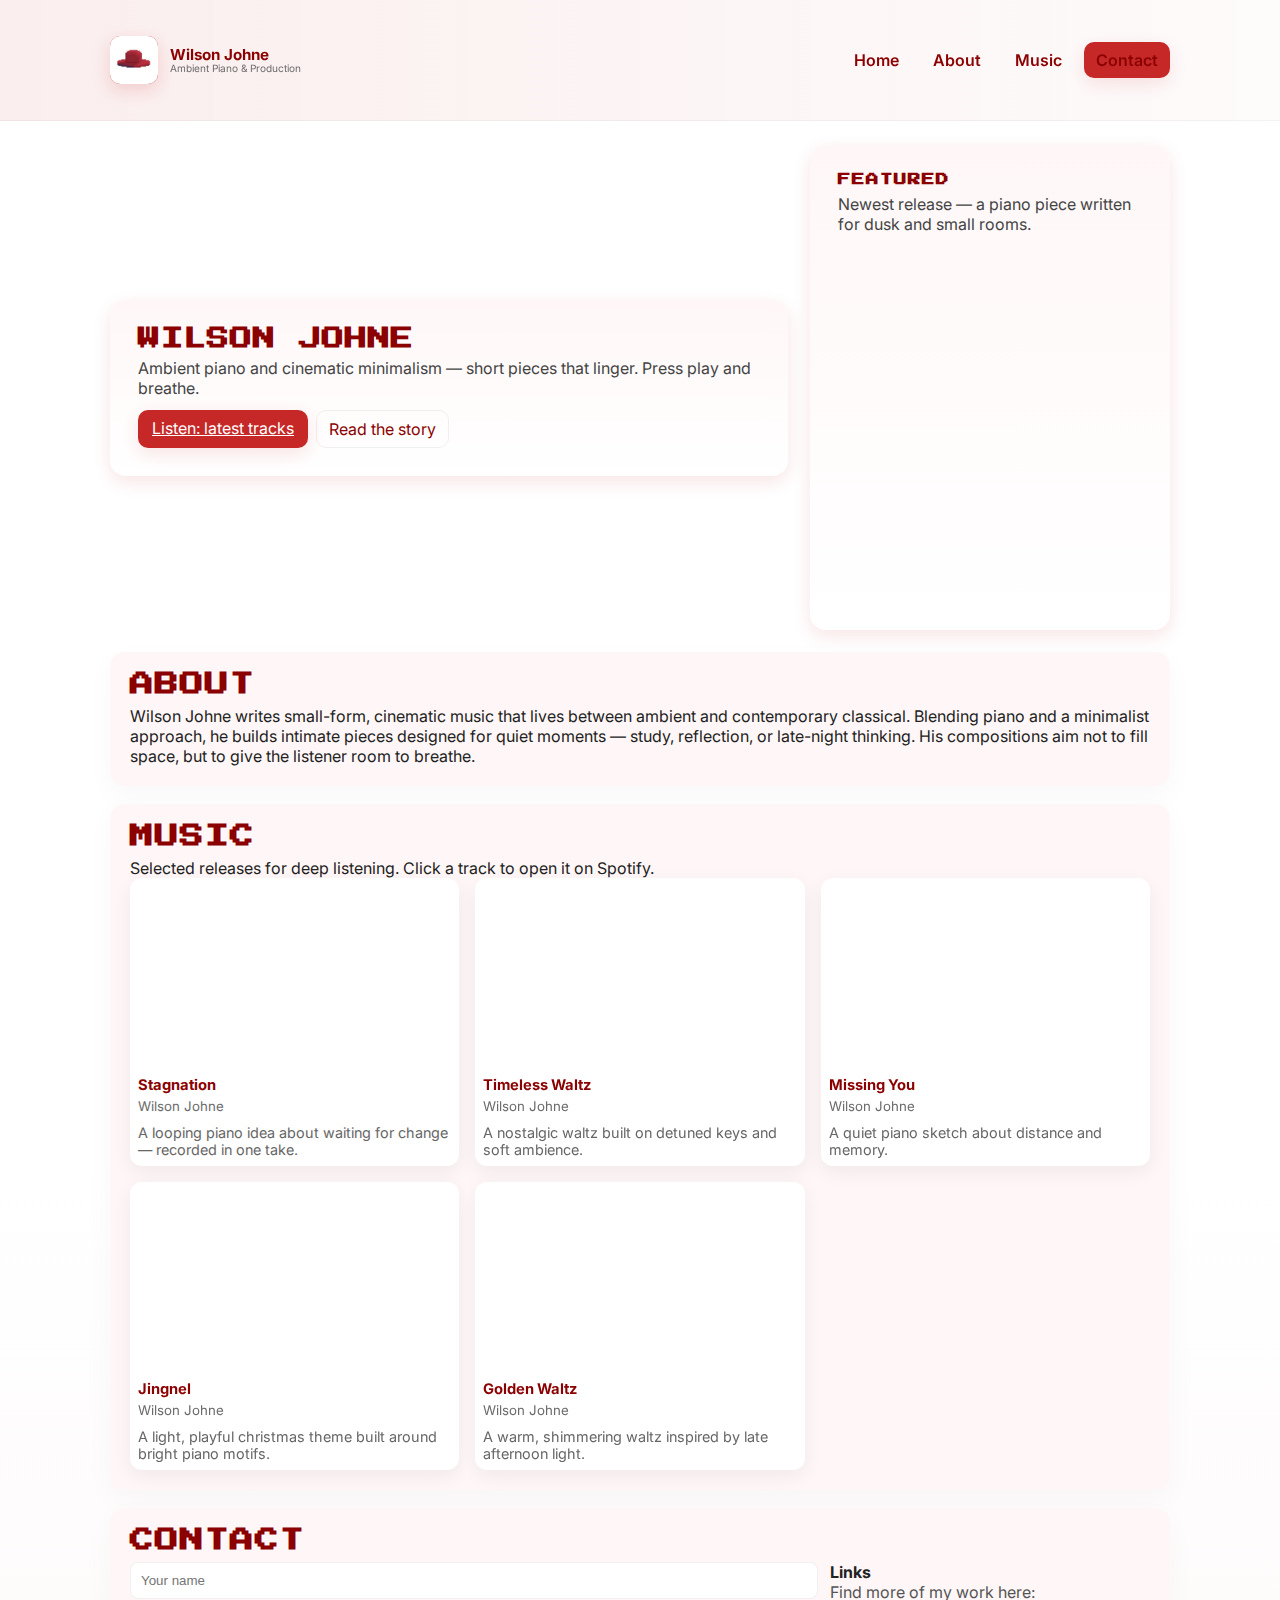
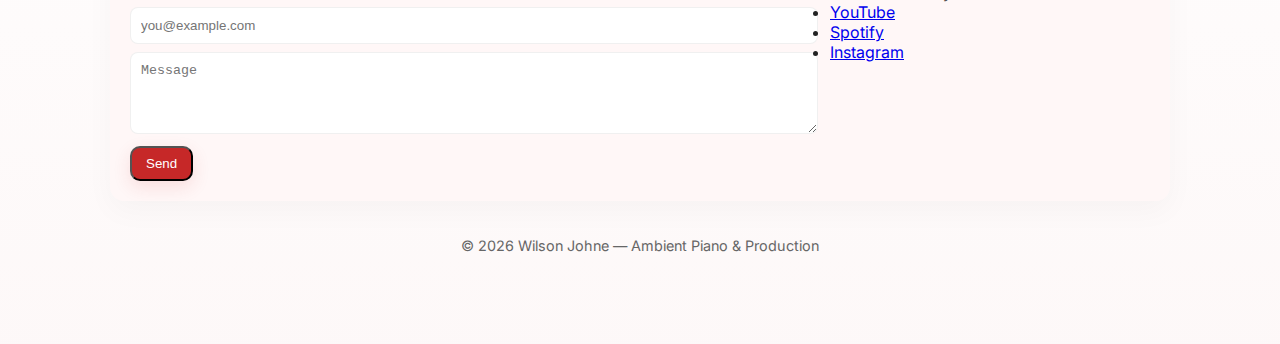
<file: index.html>
<!doctype html>
<html lang="en">
<head>
    <meta charset="utf-8" />
    <meta name="viewport" content="width=device-width,initial-scale=1" />
    <title>Wilson Johne — Ambient Piano & Minimalist Soundscapes</title>

    <meta name="description" content="Wilson Johne — intimate ambient piano and cinematic minimalism. Listen to reflective, emotional compositions ideal for study, games and film. New releases, featured tracks and collaboration info.">

    <!-- Fonts -->
    <link href="https://fonts.googleapis.com/css2?family=Press+Start+2P&family=Inter:wght@300;600;800&display=swap" rel="stylesheet">
    <link rel="stylesheet" href="estilo/style.css">

    <!-- Favicons -->
    <link rel="icon" href="/favicon.ico" type="image/x-icon">
    <link rel="icon" type="image/png" sizes="32x32" href="/favicon-32x32.png">
    <link rel="icon" type="image/png" sizes="16x16" href="/favicon-16x16.png">
    <link rel="apple-touch-icon" sizes="180x180" href="/apple-touch-icon.png">
</head>

<body>
<header>
    <div class="header-inner container">
        <div class="brand">
            <img src="Chaapeu.png" alt="Wilson Johne logo" class="logo h-retro">
            <div class="title">
                <div class="name">Wilson Johne</div>
                <div class="tag">Ambient Piano & Production</div>
            </div>
        </div>

        <nav class="nav" aria-label="Main navigation">
            <a href="#home">Home</a>
            <a href="#about">About</a>
            <a href="#musicas">Music</a>
            <a href="#contato" class="btn-primary">Contact</a>
        </nav>

        <button class="menu-toggle" id="menuToggle" aria-label="Open menu">☰</button>
    </div>
</header>

<main class="container" id="home">
    <!-- HERO -->
    <section class="hero">
        <div class="hero-card">
            <h1 class="h-retro">Wilson Johne</h1>
            <p>Ambient piano and cinematic minimalism — short pieces that linger. Press play and breathe.</p>

            <div style="margin-top:12px; display:flex; gap:8px;">
                <a class="btn-primary" href="#musicas">Listen: latest tracks</a>
                <a href="#about" style="padding:8px 12px; border-radius:10px; background:transparent; text-decoration:none; color:var(--accent-dark); border:1px solid rgba(0,0,0,0.06)">Read the story</a>
            </div>
        </div>

        <aside>
            <div class="hero-card">
                <h3 class="h-retro" style="font-size:0.8rem">Featured</h3>
                <p style="margin-top:8px;color:#444">Newest release — a piano piece written for dusk and small rooms.</p>

                <div style="margin-top:12px; position:relative; border-radius:10px; overflow:hidden;">
                    <iframe style="border-radius:12px" src="https://open.spotify.com/embed/track/5vgzy0BCeTEIkWkqdwZt2T?utm_source=generator" width="100%" height="352" frameBorder="0" allowfullscreen="" allow="autoplay; clipboard-write; encrypted-media; fullscreen; picture-in-picture" loading="lazy"></iframe>
                </div>
            </div>
        </aside>
    </section>

    <!-- ABOUT -->
    <section id="about" class="section">
        <h2 class="h-retro">About</h2>
        <p>
            Wilson Johne writes small-form, cinematic music that lives between ambient and contemporary classical.  
            Blending piano and a minimalist approach, he builds intimate pieces designed for quiet moments — study, reflection, or late-night thinking.  
            His compositions aim not to fill space, but to give the listener room to breathe.
        </p>
    </section>

    <!-- MUSIC -->
    <section id="musicas" class="section">
        <h2 class="h-retro">Music</h2>
        <p>Selected releases for deep listening. Click a track to open it on Spotify.</p>

        <div id="musicGrid" class="music-grid">

            <!-- CARD TEMPLATE -->
            <div class="music-card">
                <div class="player">
                    <iframe style="border-radius:12px" src="https://open.spotify.com/embed/track/6VtfmupbbY5kunNCLHoeNh?utm_source=generator" width="100%" height="352" frameBorder="0" allowfullscreen="" allow="autoplay; clipboard-write; encrypted-media; fullscreen; picture-in-picture" loading="lazy"></iframe>
                </div>
                <div class="card-body">
                    <div class="title">Stagnation</div>
                    <div class="artist">Wilson Johne</div>
                    <div class="meta" style="font-size:0.9rem;color:#666;margin-top:6px">
                        A looping piano idea about waiting for change — recorded in one take.
                    </div>
                </div>
            </div>

            <div class="music-card">
                <div class="player">
                    <iframe style="border-radius:12px" src="https://open.spotify.com/embed/track/2noK49egqwp6hgSBose1lf?utm_source=generator" width="100%" height="352" frameBorder="0" allowfullscreen="" allow="autoplay; clipboard-write; encrypted-media; fullscreen; picture-in-picture" loading="lazy"></iframe>
                </div>
                <div class="card-body">
                    <div class="title">Timeless Waltz</div>
                    <div class="artist">Wilson Johne</div>
                    <div class="meta" style="font-size:0.9rem;color:#666;margin-top:6px">
                        A nostalgic waltz built on detuned keys and soft ambience.
                    </div>
                </div>
            </div>

            <div class="music-card">
                <div class="player">
                    <iframe style="border-radius:12px" src="https://open.spotify.com/embed/track/6MeOuIFQiqXcH3CGWWiaYs?utm_source=generator" width="100%" height="352" frameBorder="0" allowfullscreen="" allow="autoplay; clipboard-write; encrypted-media; fullscreen; picture-in-picture" loading="lazy"></iframe>
                </div>
                <div class="card-body">
                    <div class="title">Missing You</div>
                    <div class="artist">Wilson Johne</div>
                    <div class="meta" style="font-size:0.9rem;color:#666;margin-top:6px">
                        A quiet piano sketch about distance and memory.
                    </div>
                </div>
            </div>

            <div class="music-card">
                <div class="player">
                    <iframe style="border-radius:12px" src="https://open.spotify.com/embed/track/6j8qr8HZ3gTurOD7nMcmk6?utm_source=generator" width="100%" height="352" frameBorder="0" allowfullscreen="" allow="autoplay; clipboard-write; encrypted-media; fullscreen; picture-in-picture" loading="lazy"></iframe>
                </div>
                <div class="card-body">
                    <div class="title">Jingnel</div>
                    <div class="artist">Wilson Johne</div>
                    <div class="meta" style="font-size:0.9rem;color:#666;margin-top:6px">
                        A light, playful christmas theme built around bright piano motifs.
                    </div>
                </div>
            </div>

            <div class="music-card">
                <div class="player">
                    <iframe style="border-radius:12px" src="https://open.spotify.com/embed/track/7dAVZaYtwfLzLupNZgNTwJ?utm_source=generator" width="100%" height="352" frameBorder="0" allowfullscreen="" allow="autoplay; clipboard-write; encrypted-media; fullscreen; picture-in-picture" loading="lazy"></iframe>
                </div>
                <div class="card-body">
                    <div class="title">Golden Waltz</div>
                    <div class="artist">Wilson Johne</div>
                    <div class="meta" style="font-size:0.9rem;color:#666;margin-top:6px">
                        A warm, shimmering waltz inspired by late afternoon light.
                    </div>
                </div>
            </div>

        </div>
    </section>

    <!-- CONTACT -->
    <section id="contato" class="section">
        <h2 class="h-retro">Contact</h2>

        <div class="contact-grid">

            <form style="flex:1; min-width:220px;" action="obrigado.html" method="GET">
                <input class="input" name="name" placeholder="Your name" required />
                <input class="input" name="email" type="email" placeholder="you@example.com" required style="margin-top:8px"/>
                <textarea class="input" name="message" rows="4" placeholder="Message" style="margin-top:8px"></textarea>
                <div style="margin-top:8px;">
                    <button class="btn-primary" type="submit">Send</button>
                </div>
            </form>

            <div style="width:320px; min-width:220px;">
                <h4>Links</h4>
                <p style="color:#555">Find more of my work here:</p>
                <ul>
                    <li><a href="#" target="_blank">YouTube</a></li>
                    <li><a href="#" target="_blank">Spotify</a></li>
                    <li><a href="#" target="_blank">Instagram</a></li>
                </ul>
            </div>

        </div>
    </section>

    <footer>
        © <span id="year"></span> Wilson Johne — Ambient Piano & Production
    </footer>
</main>

<script src="js/script.js" defer></script>
</body>
</html>
</file>
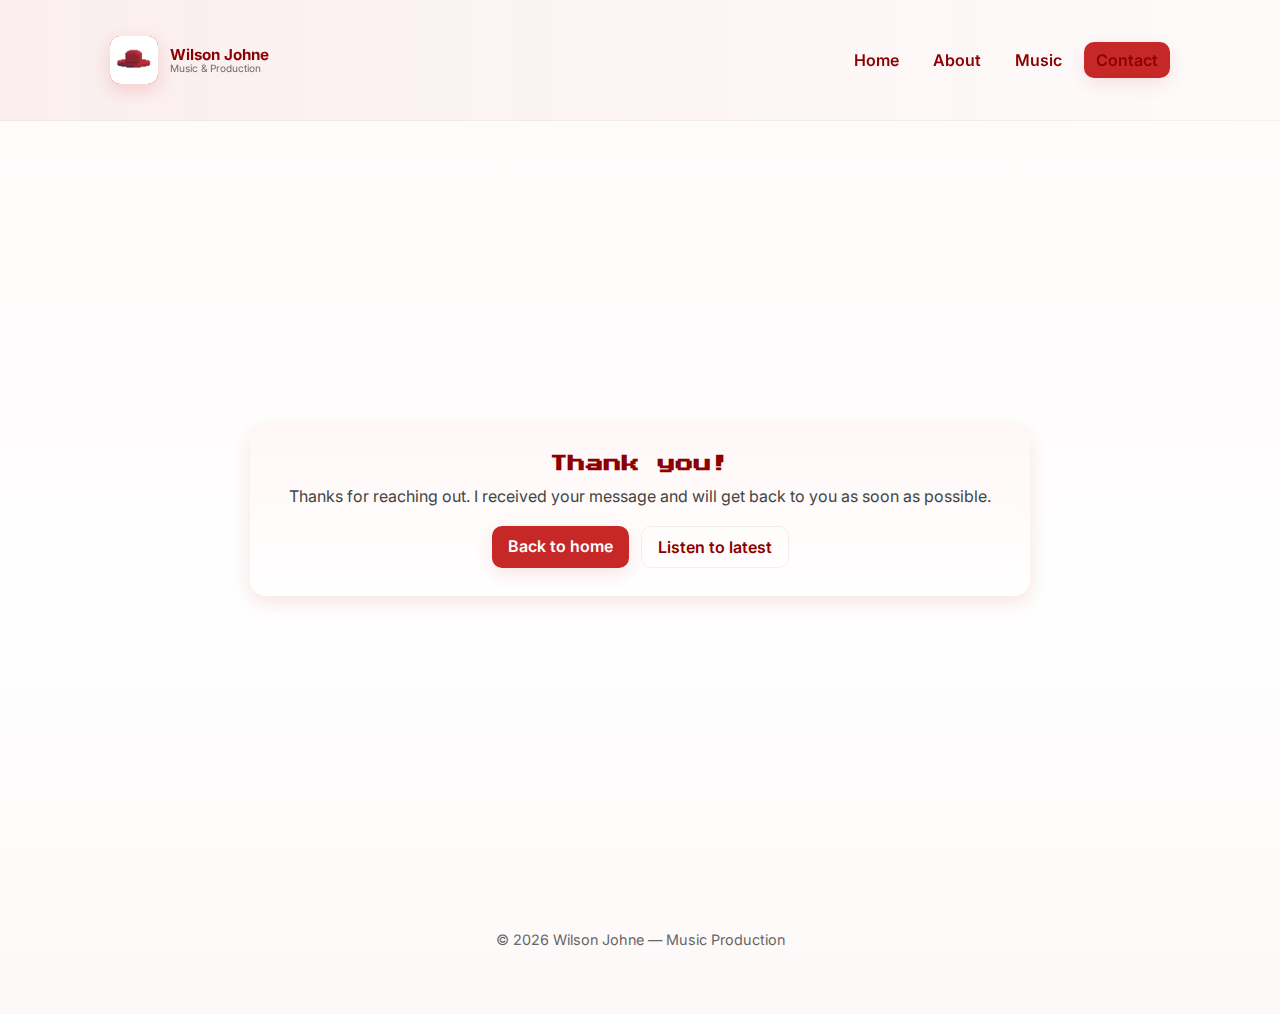
<file: obrigado.html>
<!DOCTYPE html>
<html lang="en">
<head>
    <meta charset="UTF-8">
    <meta name="viewport" content="width=device-width, initial-scale=1.0">
    <title>Thank you - Wilson Johne</title>
    <link href="https://fonts.googleapis.com/css2?family=Press+Start+2P&family=Inter:wght@300;600;800&display=swap" rel="stylesheet">
    <link rel="stylesheet" href="estilo/style.css">
</head>
<body>
    <header>
        <div class="header-inner container">
            <div class="brand">
                <img src="Chaapeu.png" alt="logo" class="logo h-retro" style="object-fit:cover">
                <div class="title">
                    <div class="name">Wilson Johne</div>
                    <div class="tag">Music & Production</div>
                </div>
            </div>
            <nav class="nav" aria-label="Main navigation">
                <a href="index.html#home">Home</a>
                <a href="index.html#about">About</a>
                <a href="index.html#musicas">Music</a>
                <a href="index.html#contato" class="btn-primary">Contact</a>
            </nav>
        </div>
    </header>

    <main class="thank-page">
        <div class="thank-card">
            <h1 id="greeting">Thank you!</h1>
            <p id="message">Thanks for reaching out. I received your message and will get back to you as soon as possible.</p>

            <div class="thank-actions">
                <a href="index.html">Back to home</a>
                <a class="secondary" href="index.html#musicas">Listen to latest</a>
            </div>
        </div>
    </main>

    <footer>
        © <span id="year"></span> Wilson Johne — Music Production
    </footer>

    <script>
        // show submitted name if present in query string
        (function(){
            const params = new URLSearchParams(location.search);
            const name = params.get('name');
            if (name) {
                const safe = String(name).trim();
                if (safe.length) {
                    document.getElementById('greeting').textContent = `Thank you, ${safe}!`;
                    document.getElementById('message').textContent = 'We received your message and will reply shortly.';
                }
            }
            document.getElementById('year').textContent = new Date().getFullYear();
        })();
    </script>
</body>
</html>
</file>
<file: estilo/style.css>
/* ...existing code... */
:root {
    --bg: #ffffff;
    --paper: #fff7f7;
    --accent: #c62828;    /* vermelho principal */
    --accent-dark: #8b0000;
    --muted: #f2f0f0;
    --text: #222;
    --glass: rgba(255,255,255,0.75);
    --card-shadow: 0 6px 18px rgba(198,40,40,0.12);
}
/* Reset + base */
* {
    margin: 0;
    padding: 0;
    box-sizing: border-box;
}
body {
    font-family: "Inter", system-ui, -apple-system, "Segoe UI", Roboto, "Helvetica Neue", Arial;
    background: linear-gradient(180deg, #fff 0%, #fff 60%, rgba(198,40,40,0.03) 100%);
    color: var(--text);
    min-height: 100vh;
    -webkit-font-smoothing: antialiased;
    -moz-osx-font-smoothing: grayscale;
    padding-bottom: 48px;
}

/* Retro display font for headings (loaded in HTML) */
.h-retro {
    font-family: 'Press Start 2P', monospace;
    letter-spacing: 1px;
    text-transform: uppercase;
    color: var(--accent-dark);
}

/* Header / Nav */
header {
    width: 100%;
    background: linear-gradient(90deg, rgba(198,40,40,0.08), rgba(198,40,40,0.02));
    padding: 12px 16px; /* reduced header padding (was 18px 20px) */
    position: sticky;
    top: 0;
    z-index: 40;
    backdrop-filter: blur(6px);
    border-bottom: 1px solid rgba(0,0,0,0.04);
}
.header-inner {
    max-width: 1100px;
    margin: 0 auto;
    display: flex;
    align-items: center;
    justify-content: space-between;
    gap: 12px;
}
.brand {
    display: flex;
    align-items: center;
    gap: 12px;
}
.logo {
    width: 48px;   /* reduced from 56px */
    height: 48px;  /* reduced from 56px */
    background: linear-gradient(135deg,var(--accent),var(--accent-dark));
    border-radius: 10px;
    display: flex;
    align-items: center;
    justify-content: center;
    color: #fff;
    box-shadow: 0 6px 18px rgba(198,40,40,0.18);
    font-weight: 700;
    font-size: 0.95rem; /* slightly smaller text inside logo */
}
.brand .title {
    display:flex;
    flex-direction:column;
    line-height:1;
}
.brand .title .name {
    font-size: 0.95rem;
    font-weight:700;
    color: var(--accent-dark);
}
.brand .title .tag {
    font-size: 0.63rem;
    color: #6b6b6b;
}

/* Nav */
.nav {
    display: flex;
    gap: 10px;
    align-items: center;
}
.nav a {
    text-decoration: none;
    color: var(--accent-dark);
    padding: 8px 12px;
    border-radius: 10px;
    font-weight: 600;
    transition: background .18s, color .18s, transform .12s;
}
.nav a:hover {
    background: rgba(198,40,40,0.06);
    transform: translateY(-2px);
}
.btn-primary {
    background: var(--accent);
    color: #fff;
    padding: 8px 14px;
    border-radius: 10px;
    box-shadow: var(--card-shadow);
}
.menu-toggle {
    display: none;
    background: transparent;
    border: none;
    font-size: 1.1rem;
}

/* Main container */
.container {
    max-width: 1100px;
    margin: 24px auto;
    padding: 0 20px;
}

/* Hero */
.hero {
    display: grid;
    grid-template-columns: 1fr 360px;
    gap: 22px;
    align-items: center;
    margin-bottom: 22px;
}
.hero-card {
    background: linear-gradient(180deg,var(--paper),#fff);
    padding: 28px;
    border-radius: 16px;
    box-shadow: var(--card-shadow);
}
.hero h1 {
    font-size: 1.4rem;
}
.hero p {
    margin-top: 8px;
    color: #444;
}

/* Music section */
.section {
    background: var(--paper);
    padding: 20px;
    border-radius: 14px;
    box-shadow: 0 10px 30px rgba(0,0,0,0.03);
    margin-bottom: 18px;
}
.section h2 {
    margin-bottom: 10px;
}
.music-grid {
    display: grid;
    grid-template-columns: repeat(auto-fill,minmax(260px,1fr));
    gap: 16px;
}
.music-card {
    background: #fff;
    border-radius: 12px;
    overflow: hidden;
    position: relative;
    box-shadow: 0 6px 20px rgba(0,0,0,0.06);
    transition: transform .14s, box-shadow .14s;
    display:flex;
    flex-direction:column;
}
.music-card:hover {
    transform: translateY(-6px);
    box-shadow: 0 18px 40px rgba(0,0,0,0.08);
}
.cover {
    height: 140px;
    background-size: cover;
    background-position: center;
}
.card-body {
    padding: 8px;  /* reduced from 12px */
    display:flex;
    flex-direction:column;
    gap: 4px;      /* reduced from 8px */
    flex:1;
}
.card-body .meta {
    display:flex;
    justify-content:space-between;
    align-items:center;
    gap:8px;
}
.card-body .title {
    font-weight:700;
    color: var(--accent-dark);
    font-size: 0.92rem;
}
.card-body .artist {
    color: #6b6b6b;
    font-size: 0.83rem;
}

/* iframe wrapper with overlay link */
.player {
    position: relative;
    width: 100%;
    height: 190px;
    background: transparent;
    display: flex;
    align-items: center;
    justify-content: center;
    overflow: hidden;
}
.player iframe {
    width: 100%;
    height: 100%;
    display: block;
    border: none;
}
.iframe-link {
    position: absolute;
    inset: 0;
    z-index: 30;
    text-indent: -9999px;
    background: rgba(0,0,0,0); /* invisible but clickable */
}

/* Contact / footer */
.contact-grid {
    display:flex;
    gap:12px;
    flex-wrap:wrap;
}
.input, textarea {
    width:100%;
    padding:10px;
    border-radius:8px;
    border:1px solid rgba(0,0,0,0.06);
    background:#fff;
}
footer {
    margin-top: 12px;
    padding: 18px 20px;
    text-align:center;
    color:#666;
    font-size:0.9rem;
}

/* Thank you page */
.thank-page {
    min-height: calc(100vh - 120px);
    display: flex;
    align-items: center;
    justify-content: center;
    padding: 40px 20px;
    background: linear-gradient(180deg, rgba(198,40,40,0.02), rgba(255,255,255,0.02));
}
.thank-card {
    max-width: 780px;
    width: 100%;
    background: linear-gradient(180deg,var(--paper),#fff);
    padding: 28px;
    border-radius: 16px;
    box-shadow: var(--card-shadow);
    text-align: center;
}
.thank-card h1 {
    font-family: 'Press Start 2P', monospace;
    color: var(--accent-dark);
    margin-bottom: 12px;
    font-size: 1.1rem;
}
.thank-card p {
    color: #444;
    margin-bottom: 18px;
    line-height: 1.5;
}
.thank-actions {
    display:flex;
    gap:12px;
    justify-content:center;
    flex-wrap:wrap;
}
.thank-actions a {
    text-decoration:none;
    padding:10px 16px;
    border-radius:10px;
    color:#fff;
    background:var(--accent);
    box-shadow: var(--card-shadow);
    font-weight:600;
}
.thank-actions a.secondary {
    background:transparent;
    color:var(--accent-dark);
    border:1px solid rgba(0,0,0,0.06);
    box-shadow:none;
}

/* Responsive */
@media (max-width: 900px) {
    .hero { grid-template-columns: 1fr; }
    .nav { display:none; }
    .menu-toggle { display:block; }
    .music-grid { grid-template-columns: repeat(auto-fill,minmax(220px,1fr)); }
}
@media (max-width: 520px) {
    .player iframe { height: 160px; }
    .cover { height: 120px; }
    .logo { width: 48px; height: 48px; }
}
</file>
